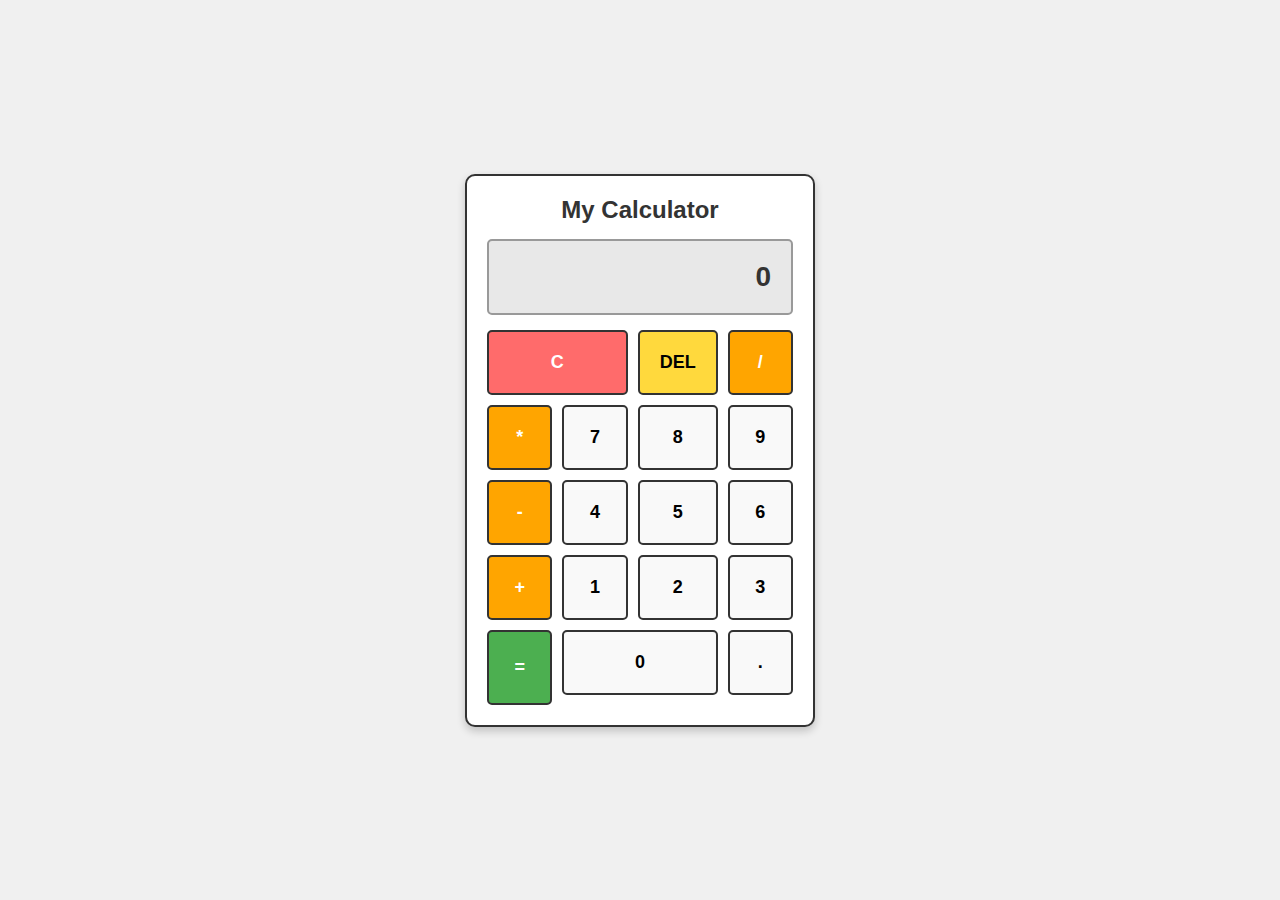
<file: calculator/index.html>
<!DOCTYPE html>
<html lang="en">
<head>
    <meta charset="UTF-8">
    <meta name="viewport" content="width=device-width, initial-scale=1.0">
    <title>Simple Calculator</title>
    <link rel="stylesheet" href="styles.css">
</head>
<body>
    <div class="calculator">
        <h1>My Calculator</h1>
        
        <div class="display" id="display">0</div>
        
        <div class="buttons">
            <button class="btn clear" onclick="clearDisplay()">C</button>
            <button class="btn delete" onclick="deleteNumber()">DEL</button>
            <button class="btn operator" onclick="appendOperator('/')">/</button>
            <button class="btn operator" onclick="appendOperator('*')">*</button>
            
            <button class="btn number" onclick="appendNumber('7')">7</button>
            <button class="btn number" onclick="appendNumber('8')">8</button>
            <button class="btn number" onclick="appendNumber('9')">9</button>
            <button class="btn operator" onclick="appendOperator('-')">-</button>
            
            <button class="btn number" onclick="appendNumber('4')">4</button>
            <button class="btn number" onclick="appendNumber('5')">5</button>
            <button class="btn number" onclick="appendNumber('6')">6</button>
            <button class="btn operator" onclick="appendOperator('+')">+</button>
            
            <button class="btn number" onclick="appendNumber('1')">1</button>
            <button class="btn number" onclick="appendNumber('2')">2</button>
            <button class="btn number" onclick="appendNumber('3')">3</button>
            <button class="btn equals" onclick="calculate()">=</button>
            
            <button class="btn number zero" onclick="appendNumber('0')">0</button>
            <button class="btn number" onclick="appendNumber('.')">.</button>
        </div>
    </div>
    
    <script src="scirpt.js"></script>
</body>
</html>
</file>
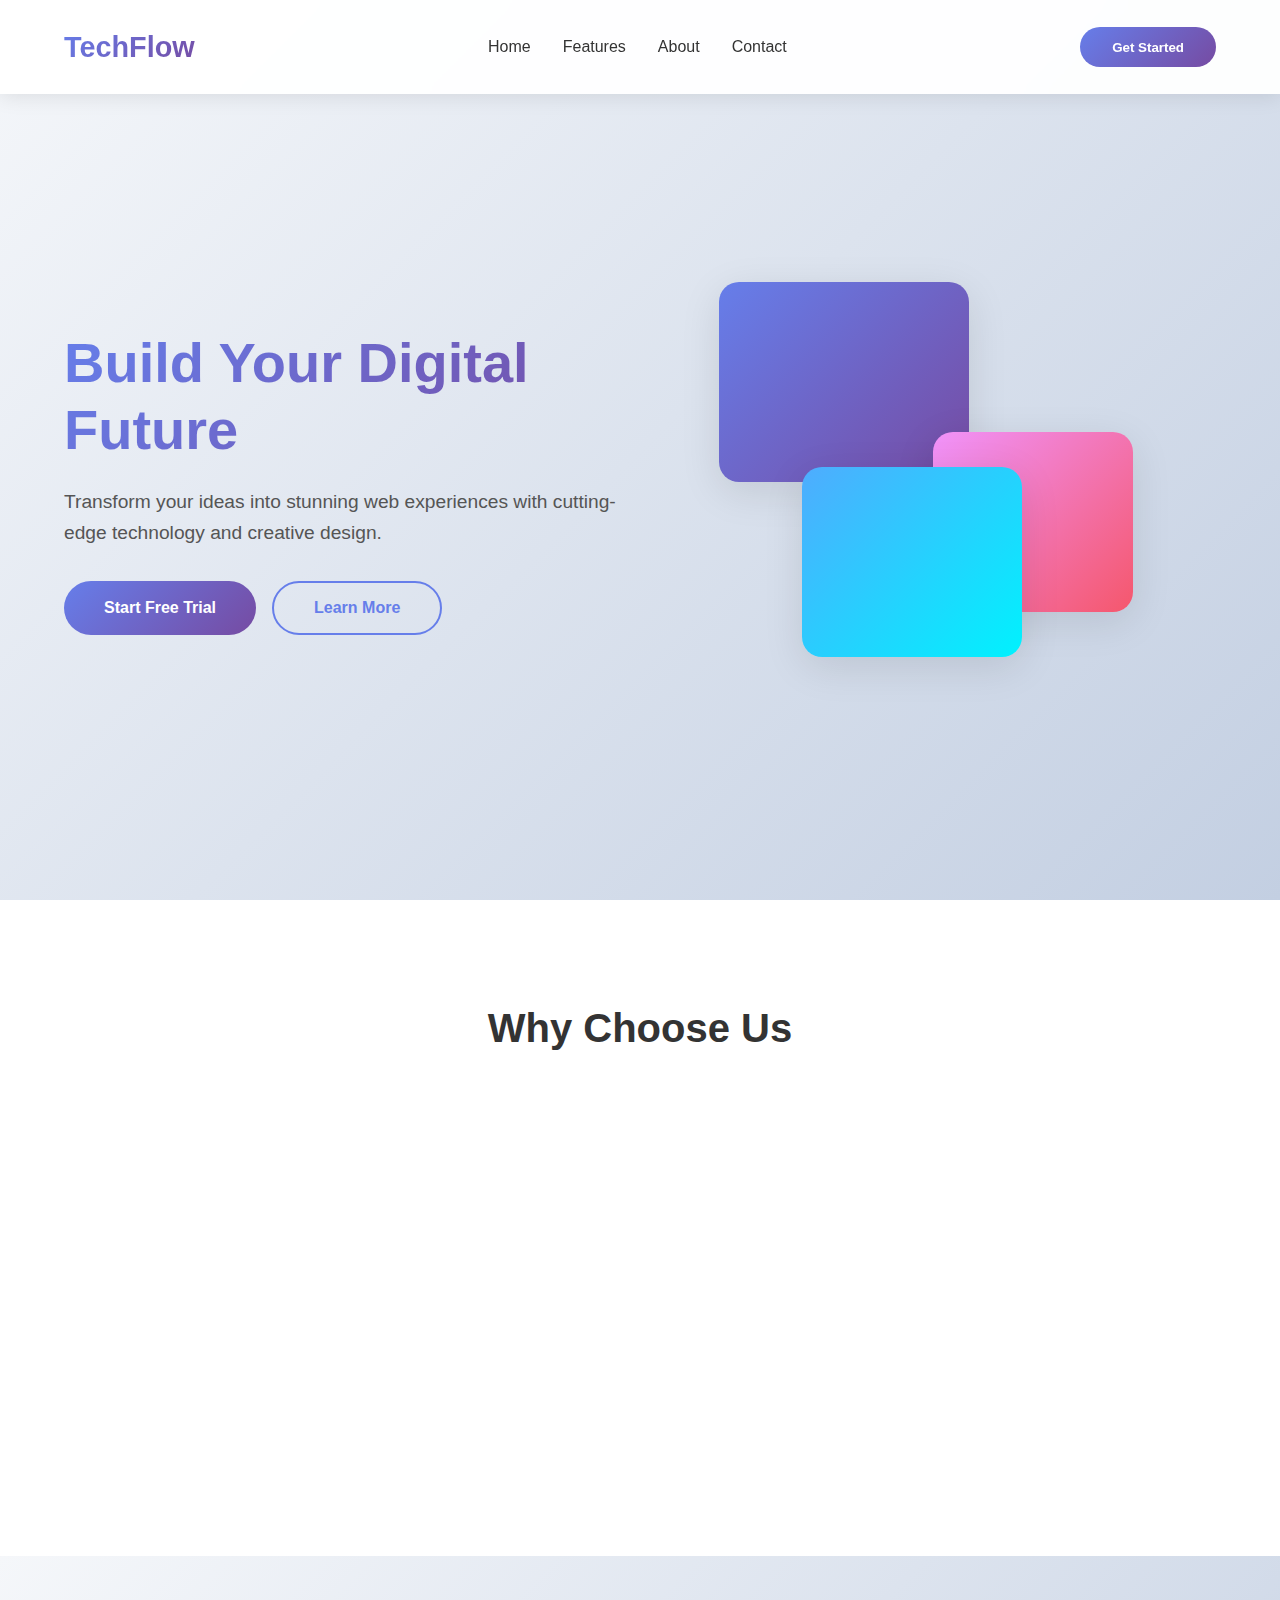
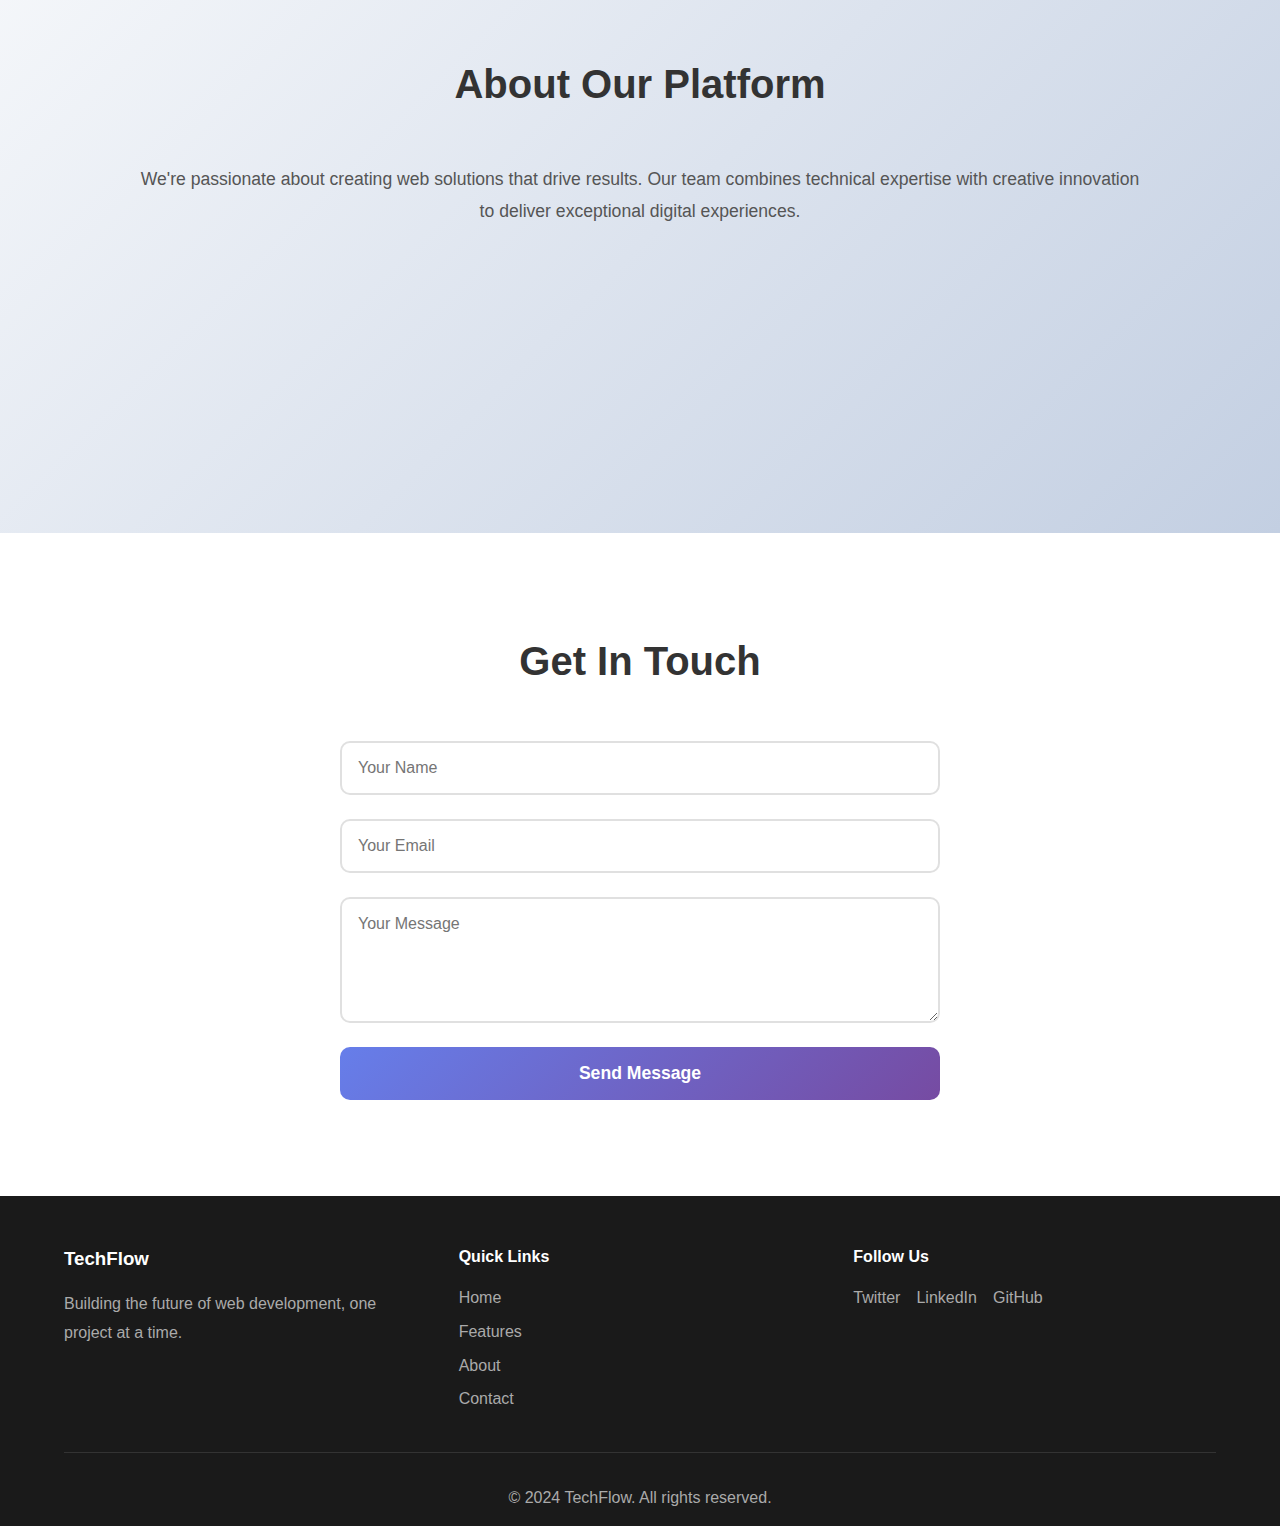
<file: landing page/index.html>
<!DOCTYPE html>
<html lang="en">
<head>
    <meta charset="UTF-8">
    <meta name="viewport" content="width=device-width, initial-scale=1.0">
    <title>TechFlow - Modern Web Solutions</title>
    <link rel="stylesheet" href="styles.css">
</head>
<body>

    <header class="header">
        <nav class="navbar">
            <div class="logo">TechFlow</div>
            <ul class="nav-menu">
                <li><a href="#home">Home</a></li>
                <li><a href="#features">Features</a></li>
                <li><a href="#about">About</a></li>
                <li><a href="#contact">Contact</a></li>
            </ul>
            <button class="cta-button">Get Started</button>
        </nav>
    </header>

    <section id="home" class="hero">
        <div class="hero-content">
            <h1 class="hero-title">Build Your Digital Future</h1>
            <p class="hero-description">Transform your ideas into stunning web experiences with cutting-edge technology and creative design.</p>
            <div class="hero-buttons">
                <button class="primary-btn">Start Free Trial</button>
                <button class="secondary-btn">Learn More</button>
            </div>
        </div>
        <div class="hero-image">
            <div class="floating-card card-1"></div>
            <div class="floating-card card-2"></div>
            <div class="floating-card card-3"></div>
        </div>
    </section>

    <section id="features" class="features">
        <h2 class="section-title">Why Choose Us</h2>
        <div class="features-grid">
            <div class="feature-card">
                <div class="feature-icon">⚡</div>
                <h3>Lightning Fast</h3>
                <p>Optimized performance for instant loading and seamless user experience.</p>
            </div>
            <div class="feature-card">
                <div class="feature-icon">🎨</div>
                <h3>Beautiful Design</h3>
                <p>Modern, responsive layouts that look stunning on every device.</p>
            </div>
            <div class="feature-card">
                <div class="feature-icon">🔒</div>
                <h3>Secure & Reliable</h3>
                <p>Enterprise-grade security to keep your data safe and protected.</p>
            </div>
            <div class="feature-card">
                <div class="feature-icon">📱</div>
                <h3>Mobile First</h3>
                <p>Fully responsive design optimized for mobile, tablet, and desktop.</p>
            </div>
        </div>
    </section>

    <section id="about" class="about">
        <div class="about-content">
            <h2 class="section-title">About Our Platform</h2>
            <p class="about-text">We're passionate about creating web solutions that drive results. Our team combines technical expertise with creative innovation to deliver exceptional digital experiences.</p>
            <div class="stats">
                <div class="stat-item">
                    <h3>500+</h3>
                    <p>Projects Completed</p>
                </div>
                <div class="stat-item">
                    <h3>98%</h3>
                    <p>Client Satisfaction</p>
                </div>
                <div class="stat-item">
                    <h3>50+</h3>
                    <p>Team Members</p>
                </div>
            </div>
        </div>
    </section>

    <section id="contact" class="contact">
        <h2 class="section-title">Get In Touch</h2>
        <form class="contact-form">
            <input type="text" placeholder="Your Name" required>
            <input type="email" placeholder="Your Email" required>
            <textarea placeholder="Your Message" rows="5" required></textarea>
            <button type="submit" class="submit-btn">Send Message</button>
        </form>
    </section>
    <footer class="footer">
        <div class="footer-content">
            <div class="footer-section">
                <h3>TechFlow</h3>
                <p>Building the future of web development, one project at a time.</p>
            </div>
            <div class="footer-section">
                <h4>Quick Links</h4>
                <ul>
                    <li><a href="#home">Home</a></li>
                    <li><a href="#features">Features</a></li>
                    <li><a href="#about">About</a></li>
                    <li><a href="#contact">Contact</a></li>
                </ul>
            </div>
            <div class="footer-section">
                <h4>Follow Us</h4>
                <div class="social-links">
                    <a href="#">Twitter</a>
                    <a href="#">LinkedIn</a>
                    <a href="#">GitHub</a>
                </div>
            </div>
        </div>
        <div class="footer-bottom">
            <p>&copy; 2024 TechFlow. All rights reserved.</p>
        </div>
    </footer>

    <script src="script.js"></script>
</body>
</html>
</file>
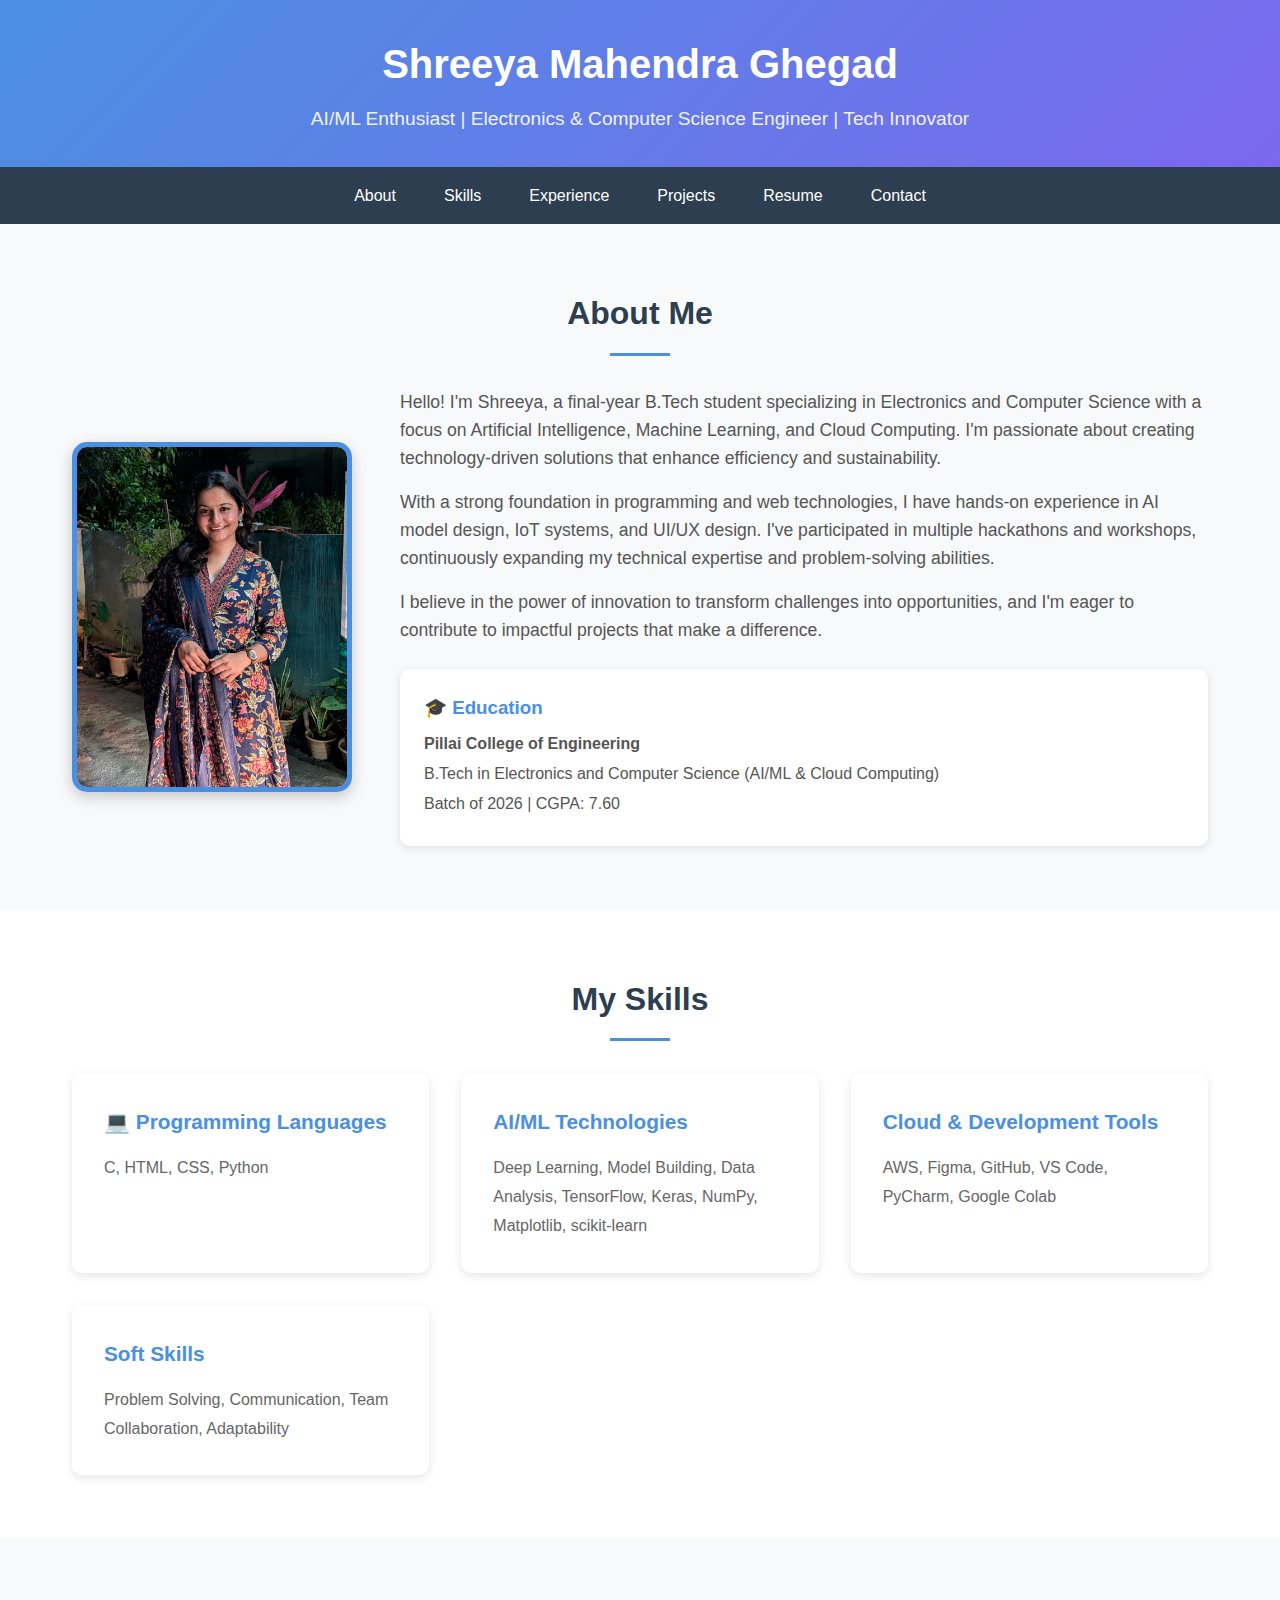
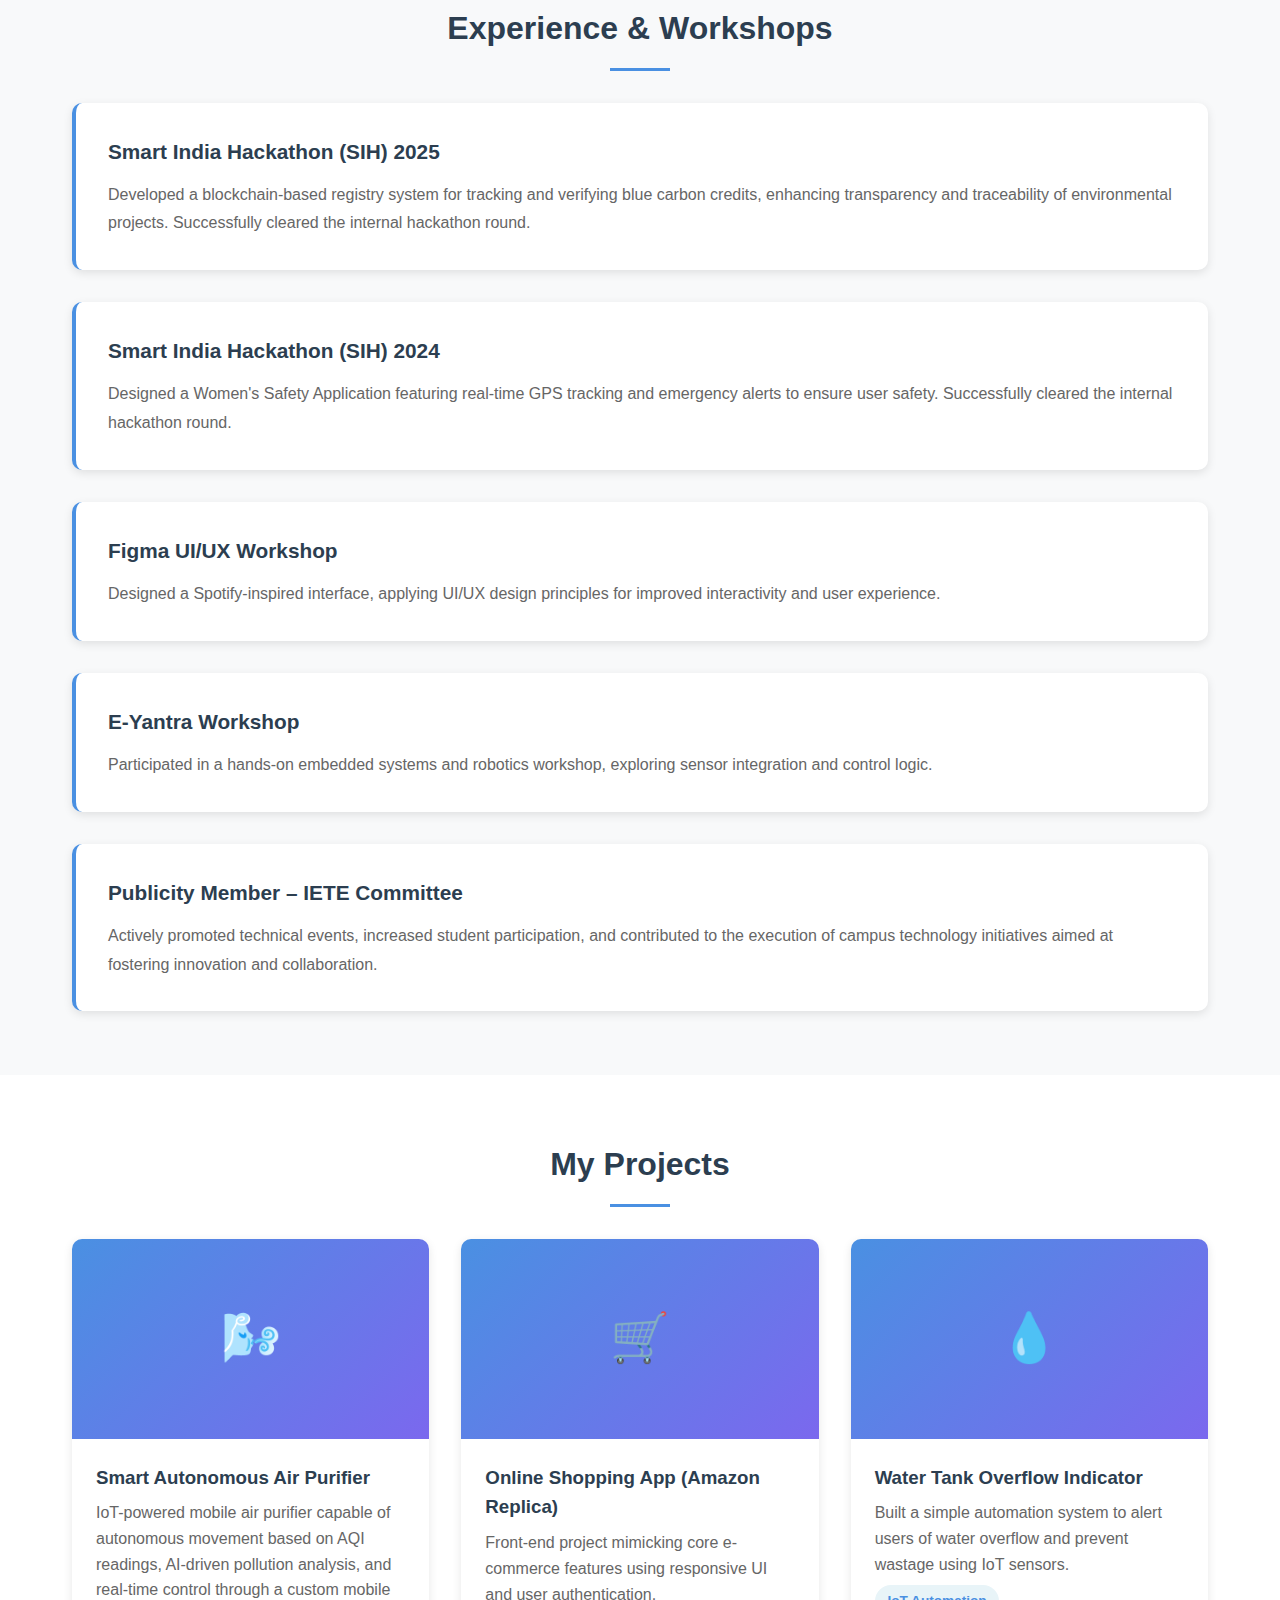
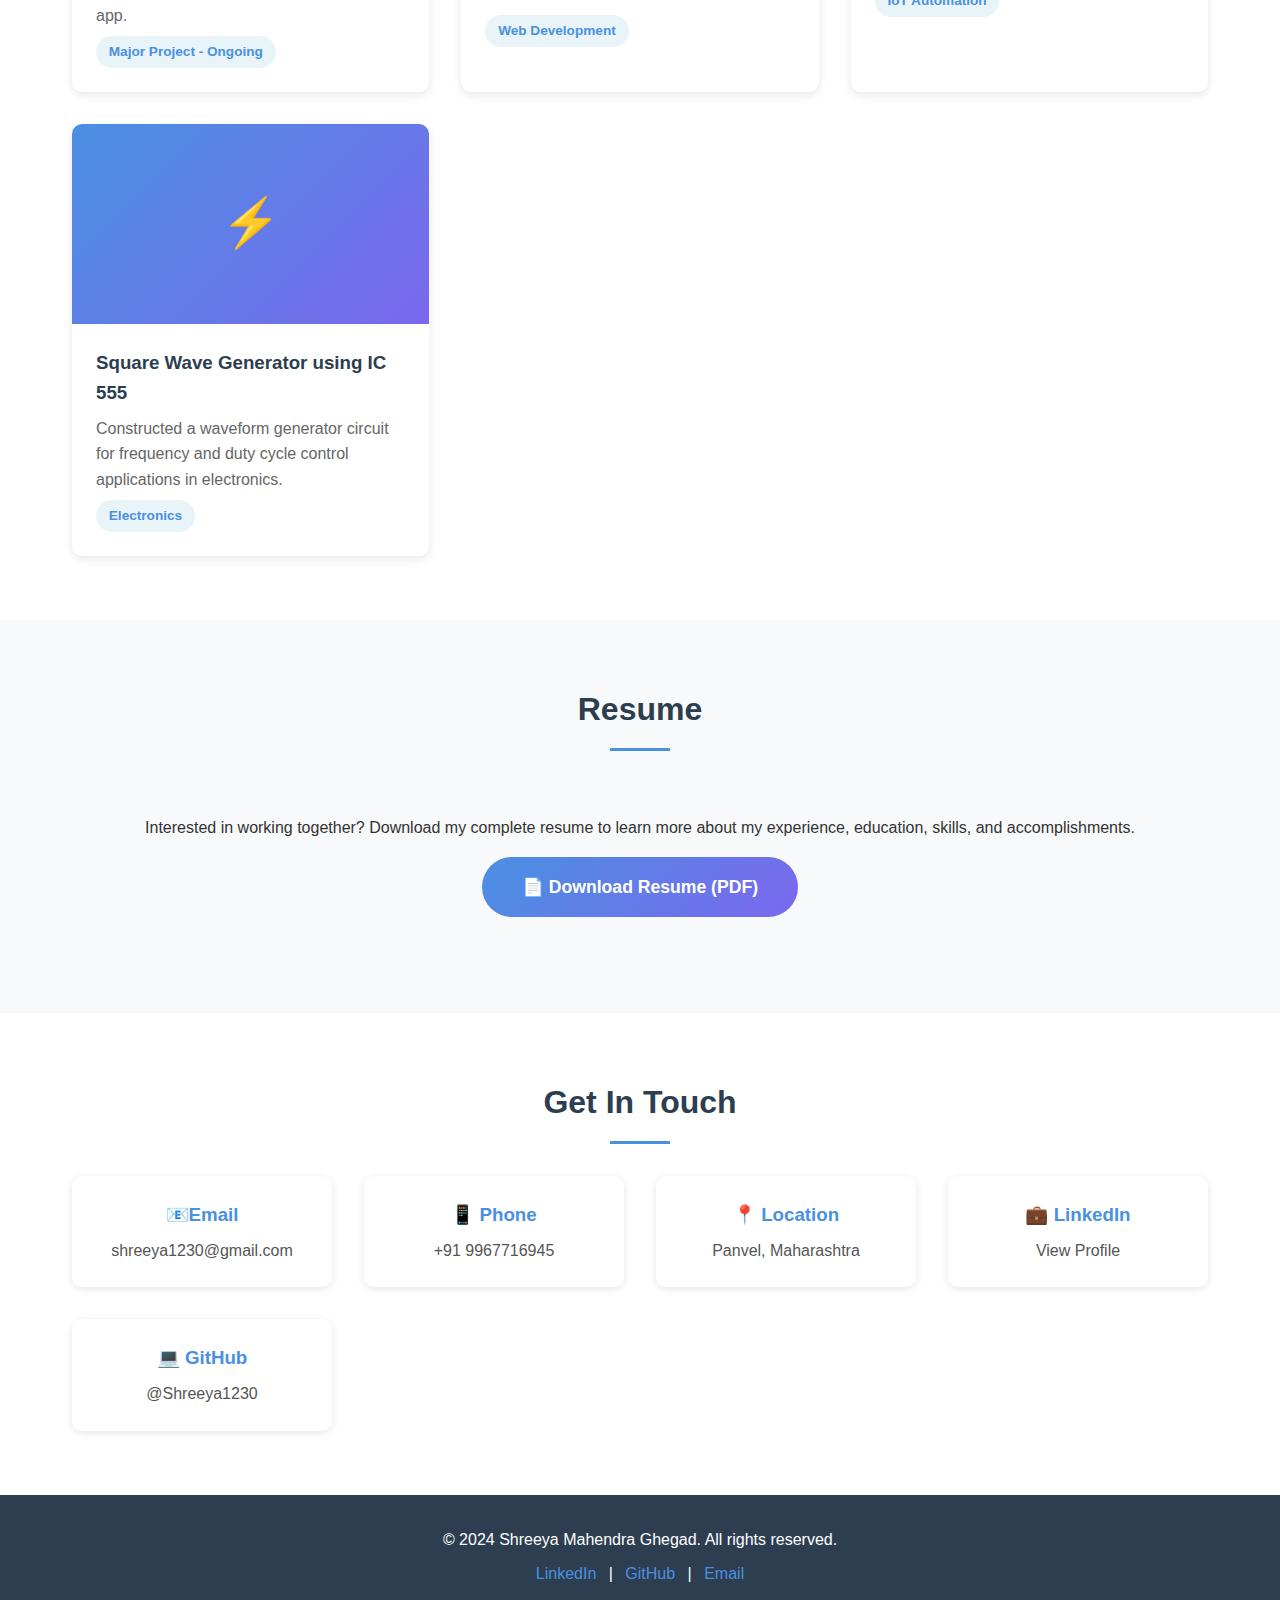
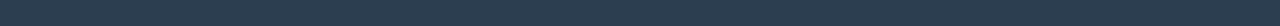
<file: portfolio/index.html>
<!DOCTYPE html>
<html lang="en">
<head>
    <meta charset="UTF-8">
    <meta name="viewport" content="width=device-width, initial-scale=1.0">
    <title>Shreeya Ghegad | Portfolio</title>
    <link rel="stylesheet" href="styles.css">
</head>
<body>
    <!-- Header -->
    <header>
        <h1>Shreeya Mahendra Ghegad</h1>
        <p>AI/ML Enthusiast | Electronics & Computer Science Engineer | Tech Innovator</p>
    </header>

    <!-- Navigation -->
    <nav>
        <ul>
            <li><a href="#about">About</a></li>
            <li><a href="#skills">Skills</a></li>
            <li><a href="#experience">Experience</a></li>
            <li><a href="#projects">Projects</a></li>
            <li><a href="#resume">Resume</a></li>
            <li><a href="#contact">Contact</a></li>
        </ul>
    </nav>

    <!-- About Section -->
    <section id="about">
        <div class="container">
            <h2>About Me</h2>
            <div class="about-content">
                <img src="images/profile.jpg" alt="Shreeya Ghegad" class="profile-img">
                <div class="about-text">
                    <p>Hello! I'm Shreeya, a final-year B.Tech student specializing in Electronics and Computer Science with a focus on Artificial Intelligence, Machine Learning, and Cloud Computing. I'm passionate about creating technology-driven solutions that enhance efficiency and sustainability.</p>
                    <p>With a strong foundation in programming and web technologies, I have hands-on experience in AI model design, IoT systems, and UI/UX design. I've participated in multiple hackathons and workshops, continuously expanding my technical expertise and problem-solving abilities.</p>
                    <p>I believe in the power of innovation to transform challenges into opportunities, and I'm eager to contribute to impactful projects that make a difference.</p>
                    
                    <div class="education-box">
                        <h3>🎓 Education</h3>
                        <p><strong>Pillai College of Engineering</strong></p>
                        <p>B.Tech in Electronics and Computer Science (AI/ML & Cloud Computing)</p>
                        <p>Batch of 2026 | CGPA: 7.60</p>
                    </div>
                </div>
            </div>
        </div>
    </section>

    <!-- Skills Section -->
    <section id="skills">
        <div class="container">
            <h2>My Skills</h2>
            <div class="skills-grid">
                <div class="skill-card">
                    <h3>💻 Programming Languages</h3>
                    <p>C, HTML, CSS, Python</p>
                </div>
                <div class="skill-card">
                    <h3> AI/ML Technologies</h3>
                    <p>Deep Learning, Model Building, Data Analysis, TensorFlow, Keras, NumPy, Matplotlib, scikit-learn</p>
                </div>
                <div class="skill-card">
                    <h3> Cloud & Development Tools</h3>
                    <p>AWS, Figma, GitHub, VS Code, PyCharm, Google Colab</p>
                </div>
                <div class="skill-card">
                    <h3>Soft Skills</h3>
                    <p>Problem Solving, Communication, Team Collaboration, Adaptability</p>
                </div>
            </div>
        </div>
    </section>

    <!-- Experience Section -->
    <section id="experience">
        <div class="container">
            <h2>Experience & Workshops</h2>
            <div class="experience-grid">
                <div class="experience-card">
                    <h3>Smart India Hackathon (SIH) 2025</h3>
                    <p>Developed a blockchain-based registry system for tracking and verifying blue carbon credits, enhancing transparency and traceability of environmental projects. Successfully cleared the internal hackathon round.</p>
                </div>
                <div class="experience-card">
                    <h3>Smart India Hackathon (SIH) 2024</h3>
                    <p>Designed a Women's Safety Application featuring real-time GPS tracking and emergency alerts to ensure user safety. Successfully cleared the internal hackathon round.</p>
                </div>
                <div class="experience-card">
                    <h3> Figma UI/UX Workshop</h3>
                    <p>Designed a Spotify-inspired interface, applying UI/UX design principles for improved interactivity and user experience.</p>
                </div>
                <div class="experience-card">
                    <h3> E-Yantra Workshop</h3>
                    <p>Participated in a hands-on embedded systems and robotics workshop, exploring sensor integration and control logic.</p>
                </div>
                <div class="experience-card">
                    <h3>Publicity Member – IETE Committee</h3>
                    <p>Actively promoted technical events, increased student participation, and contributed to the execution of campus technology initiatives aimed at fostering innovation and collaboration.</p>
                </div>
            </div>
        </div>
    </section>

    <!-- Projects Section -->
    <section id="projects">
        <div class="container">
            <h2>My Projects</h2>
            <div class="projects-grid">
                <div class="project-card">
                    <div class="project-img">🌬️</div>
                    <div class="project-content">
                        <h3>Smart Autonomous Air Purifier</h3>
                        <p>IoT-powered mobile air purifier capable of autonomous movement based on AQI readings, AI-driven pollution analysis, and real-time control through a custom mobile app.</p>
                        <span class="project-badge">Major Project - Ongoing</span>
                    </div>
                </div>
                <div class="project-card">
                    <div class="project-img">🛒</div>
                    <div class="project-content">
                        <h3>Online Shopping App (Amazon Replica)</h3>
                        <p>Front-end project mimicking core e-commerce features using responsive UI and user authentication.</p>
                        <span class="project-badge">Web Development</span>
                    </div>
                </div>
                <div class="project-card">
                    <div class="project-img">💧</div>
                    <div class="project-content">
                        <h3>Water Tank Overflow Indicator</h3>
                        <p>Built a simple automation system to alert users of water overflow and prevent wastage using IoT sensors.</p>
                        <span class="project-badge">IoT Automation</span>
                    </div>
                </div>
                <div class="project-card">
                    <div class="project-img">⚡</div>
                    <div class="project-content">
                        <h3>Square Wave Generator using IC 555</h3>
                        <p>Constructed a waveform generator circuit for frequency and duty cycle control applications in electronics.</p>
                        <span class="project-badge">Electronics</span>
                    </div>
                </div>
            </div>
        </div>
    </section>

    <!-- Resume Section -->
    <section id="resume">
        <div class="container">
            <h2>Resume</h2>
            <div class="resume-content">
                <p>Interested in working together? Download my complete resume to learn more about my experience, education, skills, and accomplishments.</p>
                <a href="files/Shreeya.Resume.pdf" class="download-btn" download>📄 Download Resume (PDF)</a>
            </div>
        </div>
    </section>

    <!-- Contact Section -->
    <section id="contact">
        <div class="container">
            <h2>Get In Touch</h2>
            <div class="contact-info">
                <div class="contact-item">
                    <h3>📧Email</h3>
                    <a href="mailto:shreeya1230@gmail.com">shreeya1230@gmail.com</a>
                </div>
                <div class="contact-item">
                    <h3>📱 Phone</h3>
                    <a href="tel:+919967716945">+91 9967716945</a>
                </div>
                <div class="contact-item">
                    <h3>📍 Location</h3>
                    <p>Panvel, Maharashtra</p>
                </div>
                <div class="contact-item">
                    <h3>💼 LinkedIn</h3>
                    <a href="https://linkedin.com/in/shreeya-ghegad-7a462a287" target="_blank">View Profile</a>
                </div>
                <div class="contact-item">
                    <h3>💻 GitHub</h3>
                    <a href="https://github.com/Shreeya1230" target="_blank">@Shreeya1230</a>
                </div>
            </div>
        </div>
    </section>

    <!-- Footer -->
    <footer>
        <div class="container">
            <p>&copy; 2024 Shreeya Mahendra Ghegad. All rights reserved.</p>
            <p>
                <a href="https://linkedin.com/in/shreeya-ghegad-7a462a287" target="_blank">LinkedIn</a> | 
                <a href="https://github.com/Shreeya1230" target="_blank">GitHub</a> | 
                <a href="mailto:shreeya1230@gmail.com">Email</a>
            </p>
        </div>
    </footer>
</body>
</html>
</file>
<file: calculator/styles.css>
* {
    margin: 0;
    padding: 0;
    box-sizing: border-box;
}

body {
    font-family: Arial, sans-serif;
    background-color: #f0f0f0;
    display: flex;
    justify-content: center;
    align-items: center;
    min-height: 100vh;
    padding: 20px;
}

.calculator {
    background-color: white;
    border: 2px solid #333;
    border-radius: 10px;
    padding: 20px;
    max-width: 350px;
    width: 100%;
    box-shadow: 0 4px 8px rgba(0, 0, 0, 0.2);
}

h1 {
    text-align: center;
    color: #333;
    font-size: 24px;
    margin-bottom: 15px;
}

.display {
    background-color: #e8e8e8;
    border: 2px solid #999;
    border-radius: 5px;
    padding: 20px;
    margin-bottom: 15px;
    text-align: right;
    font-size: 28px;
    font-weight: bold;
    min-height: 60px;
    word-wrap: break-word;
    color: #333;
}

.buttons {
    display: grid;
    grid-template-columns: repeat(4, 1fr);
    gap: 10px;
}

.btn {
    padding: 20px;
    font-size: 18px;
    font-weight: bold;
    border: 2px solid #333;
    border-radius: 5px;
    cursor: pointer;
    background-color: #fff;
    transition: background-color 0.2s;
}

.btn:hover {
    background-color: #e0e0e0;
}

.btn:active {
    background-color: #d0d0d0;
}

.btn.number {
    background-color: #f9f9f9;
}

.btn.operator {
    background-color: #ffa500;
    color: white;
}

.btn.operator:hover {
    background-color: #ff8c00;
}

.btn.clear {
    background-color: #ff6b6b;
    color: white;
    grid-column: span 2;
}

.btn.clear:hover {
    background-color: #ff5252;
}

.btn.delete {
    background-color: #ffd93d;
}

.btn.delete:hover {
    background-color: #ffc107;
}

.btn.equals {
    background-color: #4caf50;
    color: white;
    grid-row: span 2;
}

.btn.equals:hover {
    background-color: #45a049;
}

.btn.zero {
    grid-column: span 2;
}

@media (max-width: 400px) {
    .calculator {
        padding: 15px;
    }
    h1 {
        font-size: 20px;
    }
    .display {
        font-size: 24px;
        padding: 15px;
    }
    .btn {
        padding: 15px;
        font-size: 16px;
    }
}
</file>
<file: landing page/styles.css>
* {
    margin: 0;
    padding: 0;
    box-sizing: border-box;
}

body {
    font-family: 'Segoe UI', Tahoma, Geneva, Verdana, sans-serif;
    line-height: 1.6;
    color: #333;
    overflow-x: hidden;
}

.header {
    position: fixed;
    top: 0;
    width: 100%;
    background: rgba(255, 255, 255, 0.95);
    backdrop-filter: blur(10px);
    box-shadow: 0 2px 20px rgba(0, 0, 0, 0.1);
    z-index: 1000;
    transition: all 0.3s ease;
}

.navbar {
    display: flex;
    justify-content: space-between;
    align-items: center;
    padding: 1.5rem 5%;
    max-width: 1400px;
    margin: 0 auto;
}

.logo {
    font-size: 1.8rem;
    font-weight: bold;
    background: linear-gradient(135deg, #667eea 0%, #764ba2 100%);
    -webkit-background-clip: text;
    -webkit-text-fill-color: transparent;
    background-clip: text;
}

.nav-menu {
    display: flex;
    list-style: none;
    gap: 2rem;
}

.nav-menu a {
    text-decoration: none;
    color: #333;
    font-weight: 500;
    transition: color 0.3s ease;
}

.nav-menu a:hover {
    color: #667eea;
}

.cta-button {
    padding: 0.8rem 2rem;
    background: linear-gradient(135deg, #667eea 0%, #764ba2 100%);
    color: white;
    border: none;
    border-radius: 50px;
    cursor: pointer;
    font-weight: 600;
    transition: transform 0.3s ease, box-shadow 0.3s ease;
}

.cta-button:hover {
    transform: translateY(-2px);
    box-shadow: 0 10px 25px rgba(102, 126, 234, 0.4);
}

.hero {
    display: flex;
    align-items: center;
    justify-content: space-between;
    min-height: 100vh;
    padding: 8rem 5% 4rem;
    background: linear-gradient(135deg, #f5f7fa 0%, #c3cfe2 100%);
    gap: 3rem;
}

.hero-content {
    flex: 1;
    max-width: 600px;
}

.hero-title {
    font-size: 3.5rem;
    font-weight: 800;
    margin-bottom: 1.5rem;
    line-height: 1.2;
    background: linear-gradient(135deg, #667eea 0%, #764ba2 100%);
    -webkit-background-clip: text;
    -webkit-text-fill-color: transparent;
    background-clip: text;
    animation: fadeInUp 0.8s ease;
}

.hero-description {
    font-size: 1.2rem;
    color: #555;
    margin-bottom: 2rem;
    animation: fadeInUp 0.8s ease 0.2s backwards;
}

.hero-buttons {
    display: flex;
    gap: 1rem;
    animation: fadeInUp 0.8s ease 0.4s backwards;
}

.primary-btn, .secondary-btn {
    padding: 1rem 2.5rem;
    font-size: 1rem;
    font-weight: 600;
    border: none;
    border-radius: 50px;
    cursor: pointer;
    transition: all 0.3s ease;
}

.primary-btn {
    background: linear-gradient(135deg, #667eea 0%, #764ba2 100%);
    color: white;
}

.primary-btn:hover {
    transform: translateY(-3px);
    box-shadow: 0 15px 30px rgba(102, 126, 234, 0.4);
}

.secondary-btn {
    background: transparent;
    border: 2px solid #667eea;
    color: #667eea;
}

.secondary-btn:hover {
    background: #667eea;
    color: white;
}

.hero-image {
    flex: 1;
    position: relative;
    height: 500px;
}

.floating-card {
    position: absolute;
    border-radius: 20px;
    box-shadow: 0 10px 40px rgba(0, 0, 0, 0.1);
    animation: float 6s ease-in-out infinite;
}

.card-1 {
    width: 250px;
    height: 200px;
    background: linear-gradient(135deg, #667eea 0%, #764ba2 100%);
    top: 10%;
    left: 10%;
    animation-delay: 0s;
}

.card-2 {
    width: 200px;
    height: 180px;
    background: linear-gradient(135deg, #f093fb 0%, #f5576c 100%);
    top: 40%;
    right: 15%;
    animation-delay: 2s;
}

.card-3 {
    width: 220px;
    height: 190px;
    background: linear-gradient(135deg, #4facfe 0%, #00f2fe 100%);
    bottom: 15%;
    left: 25%;
    animation-delay: 4s;
}

.features {
    padding: 6rem 5%;
    background: white;
}

.section-title {
    text-align: center;
    font-size: 2.5rem;
    margin-bottom: 3rem;
    color: #333;
}

.features-grid {
    display: grid;
    grid-template-columns: repeat(auto-fit, minmax(250px, 1fr));
    gap: 2rem;
    max-width: 1200px;
    margin: 0 auto;
}

.feature-card {
    background: white;
    padding: 2.5rem;
    border-radius: 20px;
    box-shadow: 0 5px 30px rgba(0, 0, 0, 0.08);
    transition: transform 0.3s ease, box-shadow 0.3s ease;
    text-align: center;
}

.feature-card:hover {
    transform: translateY(-10px);
    box-shadow: 0 15px 40px rgba(0, 0, 0, 0.12);
}

.feature-icon {
    font-size: 3rem;
    margin-bottom: 1rem;
}

.feature-card h3 {
    font-size: 1.5rem;
    margin-bottom: 1rem;
    color: #333;
}

.feature-card p {
    color: #666;
    line-height: 1.8;
}

.about {
    padding: 6rem 5%;
    background: linear-gradient(135deg, #f5f7fa 0%, #c3cfe2 100%);
}

.about-content {
    max-width: 1000px;
    margin: 0 auto;
    text-align: center;
}

.about-text {
    font-size: 1.1rem;
    color: #555;
    margin-bottom: 3rem;
    line-height: 1.8;
}

.stats {
    display: grid;
    grid-template-columns: repeat(auto-fit, minmax(200px, 1fr));
    gap: 2rem;
    margin-top: 3rem;
}

.stat-item {
    background: white;
    padding: 2rem;
    border-radius: 15px;
    box-shadow: 0 5px 20px rgba(0, 0, 0, 0.1);
}

.stat-item h3 {
    font-size: 2.5rem;
    color: #667eea;
    margin-bottom: 0.5rem;
}

.stat-item p {
    color: #666;
    font-size: 1rem;
}

.contact {
    padding: 6rem 5%;
    background: white;
}

.contact-form {
    max-width: 600px;
    margin: 0 auto;
    display: flex;
    flex-direction: column;
    gap: 1.5rem;
}

.contact-form input,
.contact-form textarea {
    padding: 1rem;
    border: 2px solid #e0e0e0;
    border-radius: 10px;
    font-size: 1rem;
    font-family: inherit;
    transition: border-color 0.3s ease;
}

.contact-form input:focus,
.contact-form textarea:focus {
    outline: none;
    border-color: #667eea;
}

.submit-btn {
    padding: 1rem;
    background: linear-gradient(135deg, #667eea 0%, #764ba2 100%);
    color: white;
    border: none;
    border-radius: 10px;
    font-size: 1.1rem;
    font-weight: 600;
    cursor: pointer;
    transition: transform 0.3s ease, box-shadow 0.3s ease;
}

.submit-btn:hover {
    transform: translateY(-3px);
    box-shadow: 0 10px 25px rgba(102, 126, 234, 0.4);
}

.footer {
    background: #1a1a1a;
    color: white;
    padding: 3rem 5% 1rem;
}

.footer-content {
    display: grid;
    grid-template-columns: repeat(auto-fit, minmax(250px, 1fr));
    gap: 2rem;
    max-width: 1200px;
    margin: 0 auto 2rem;
}

.footer-section h3,
.footer-section h4 {
    margin-bottom: 1rem;
}

.footer-section p {
    color: #aaa;
    line-height: 1.8;
}

.footer-section ul {
    list-style: none;
}

.footer-section ul li {
    margin-bottom: 0.5rem;
}

.footer-section a {
    color: #aaa;
    text-decoration: none;
    transition: color 0.3s ease;
}

.footer-section a:hover {
    color: #667eea;
}

.social-links {
    display: flex;
    gap: 1rem;
}

.footer-bottom {
    text-align: center;
    padding-top: 2rem;
    border-top: 1px solid #333;
    color: #aaa;
}

@keyframes fadeInUp {
    from {
        opacity: 0;
        transform: translateY(30px);
    }
    to {
        opacity: 1;
        transform: translateY(0);
    }
}

@keyframes float {
    0%, 100% {
        transform: translateY(0px);
    }
    50% {
        transform: translateY(-20px);
    }
}

@media (max-width: 768px) {
    .navbar {
        flex-direction: column;
        gap: 1rem;
    }

    .nav-menu {
        flex-direction: column;
        text-align: center;
        gap: 1rem;
    }

    .hero {
        flex-direction: column;
        text-align: center;
        padding-top: 12rem;
    }

    .hero-title {
        font-size: 2.5rem;
    }

    .hero-buttons {
        justify-content: center;
    }

    .hero-image {
        height: 300px;
        width: 100%;
    }

    .floating-card {
        width: 150px !important;
        height: 120px !important;
    }
}
</file>
<file: portfolio/styles.css>
* {
    margin: 0;
    padding: 0;
    box-sizing: border-box;
}

body {
    font-family: 'Segoe UI', Tahoma, Geneva, Verdana, sans-serif;
    line-height: 1.6;
    color: #333;
}

/* Header Styles */
header {
    background: linear-gradient(135deg, #4a90e2 0%, #7b68ee 100%);
    color: white;
    padding: 2rem 0;
    text-align: center;
    box-shadow: 0 2px 5px rgba(0,0,0,0.1);
}

header h1 {
    font-size: 2.5rem;
    margin-bottom: 0.5rem;
}

header p {
    font-size: 1.2rem;
    opacity: 0.9;
}

/* Navigation */
nav {
    background: #2c3e50;
    padding: 1rem 0;
    position: sticky;
    top: 0;
    z-index: 100;
}

nav ul {
    list-style: none;
    display: flex;
    justify-content: center;
    flex-wrap: wrap;
}

nav ul li {
    margin: 0 1.5rem;
}

nav ul li a {
    color: white;
    text-decoration: none;
    font-weight: 500;
    transition: color 0.3s;
}

nav ul li a:hover {
    color: #4a90e2;
}

/* Container */
.container {
    max-width: 1200px;
    margin: 0 auto;
    padding: 0 2rem;
}

/* Section Styles */
section {
    padding: 4rem 0;
}

section h2 {
    font-size: 2rem;
    margin-bottom: 2rem;
    text-align: center;
    color: #2c3e50;
    position: relative;
    padding-bottom: 1rem;
}

section h2::after {
    content: '';
    position: absolute;
    bottom: 0;
    left: 50%;
    transform: translateX(-50%);
    width: 60px;
    height: 3px;
    background: #4a90e2;
}

/* About Section */
#about {
    background: #f8f9fa;
}

.about-content {
    display: flex;
    align-items: center;
    gap: 3rem;
    flex-wrap: wrap;
    justify-content: center;
}

.profile-img {
    width: 280px;
    height: 350px;
    border-radius: 15px;
    object-fit: cover;
    border: 5px solid #4a90e2;
    box-shadow: 0 5px 15px rgba(0,0,0,0.2);
}

.about-text {
    flex: 1;
    min-width: 300px;
}

.about-text p {
    font-size: 1.1rem;
    margin-bottom: 1rem;
    color: #555;
}

.education-box {
    background: white;
    padding: 1.5rem;
    border-radius: 10px;
    margin-top: 1.5rem;
    box-shadow: 0 2px 8px rgba(0,0,0,0.1);
}

.education-box h3 {
    color: #4a90e2;
    margin-bottom: 0.5rem;
}

.education-box p {
    margin: 0.3rem 0;
    font-size: 1rem;
}

/* Skills Section */
.skills-grid {
    display: grid;
    grid-template-columns: repeat(auto-fit, minmax(280px, 1fr));
    gap: 2rem;
    margin-top: 2rem;
}

.skill-card {
    background: white;
    padding: 2rem;
    border-radius: 10px;
    box-shadow: 0 3px 10px rgba(0,0,0,0.1);
    transition: transform 0.3s;
}

.skill-card:hover {
    transform: translateY(-5px);
    box-shadow: 0 5px 20px rgba(0,0,0,0.15);
}

.skill-card h3 {
    color: #4a90e2;
    margin-bottom: 1rem;
    font-size: 1.3rem;
}

.skill-card p {
    color: #666;
    line-height: 1.8;
}

/* Experience Section */
#experience {
    background: #f8f9fa;
}

.experience-grid {
    display: grid;
    gap: 2rem;
    margin-top: 2rem;
}

.experience-card {
    background: white;
    padding: 2rem;
    border-radius: 10px;
    box-shadow: 0 3px 10px rgba(0,0,0,0.1);
    border-left: 4px solid #4a90e2;
}

.experience-card h3 {
    color: #2c3e50;
    margin-bottom: 0.8rem;
    font-size: 1.3rem;
}

.experience-card p {
    color: #666;
    line-height: 1.8;
}

/* Projects Section */
.projects-grid {
    display: grid;
    grid-template-columns: repeat(auto-fit, minmax(300px, 1fr));
    gap: 2rem;
    margin-top: 2rem;
}

.project-card {
    background: white;
    border-radius: 10px;
    overflow: hidden;
    box-shadow: 0 3px 10px rgba(0,0,0,0.1);
    transition: transform 0.3s;
}

.project-card:hover {
    transform: translateY(-5px);
    box-shadow: 0 5px 20px rgba(0,0,0,0.15);
}

.project-img {
    width: 100%;
    height: 200px;
    background: linear-gradient(135deg, #4a90e2 0%, #7b68ee 100%);
    display: flex;
    align-items: center;
    justify-content: center;
    font-size: 3rem;
    color: white;
}

.project-content {
    padding: 1.5rem;
}

.project-content h3 {
    color: #2c3e50;
    margin-bottom: 0.5rem;
}

.project-content p {
    color: #666;
    line-height: 1.6;
}

.project-badge {
    display: inline-block;
    background: #e8f4f8;
    color: #4a90e2;
    padding: 0.3rem 0.8rem;
    border-radius: 20px;
    font-size: 0.85rem;
    margin-top: 0.5rem;
    font-weight: 600;
}

/* Resume Section */
#resume {
    background: #f8f9fa;
}

.resume-content {
    text-align: center;
    padding: 2rem;
}

.download-btn {
    display: inline-block;
    background: linear-gradient(135deg, #4a90e2 0%, #7b68ee 100%);
    color: white;
    padding: 1rem 2.5rem;
    text-decoration: none;
    border-radius: 50px;
    font-size: 1.1rem;
    font-weight: 600;
    transition: transform 0.3s, box-shadow 0.3s;
    margin-top: 1rem;
}

.download-btn:hover {
    transform: scale(1.05);
    box-shadow: 0 5px 20px rgba(74, 144, 226, 0.4);
}

/* Contact Section */
.contact-info {
    display: grid;
    grid-template-columns: repeat(auto-fit, minmax(250px, 1fr));
    gap: 2rem;
    margin-top: 2rem;
}

.contact-item {
    text-align: center;
    padding: 1.5rem;
    background: white;
    border-radius: 10px;
    box-shadow: 0 2px 8px rgba(0,0,0,0.1);
}

.contact-item h3 {
    color: #4a90e2;
    margin-bottom: 0.5rem;
}

.contact-item a {
    color: #555;
    text-decoration: none;
    transition: color 0.3s;
    word-break: break-word;
}

.contact-item a:hover {
    color: #4a90e2;
}

.contact-item p {
    color: #555;
}

/* Footer */
footer {
    background: #2c3e50;
    color: white;
    text-align: center;
    padding: 2rem 0;
}

footer p {
    margin-bottom: 0.5rem;
}

footer a {
    color: #4a90e2;
    text-decoration: none;
    margin: 0 0.5rem;
}

footer a:hover {
    text-decoration: underline;
}

/* Responsive */
@media (max-width: 768px) {
    header h1 {
        font-size: 2rem;
    }

    nav ul li {
        margin: 0.5rem;
    }

    .about-content {
        flex-direction: column;
        text-align: center;
    }

    .profile-img {
        width: 250px;
        height: 300px;
    }

    section {
        padding: 3rem 0;
    }
}
</file>
